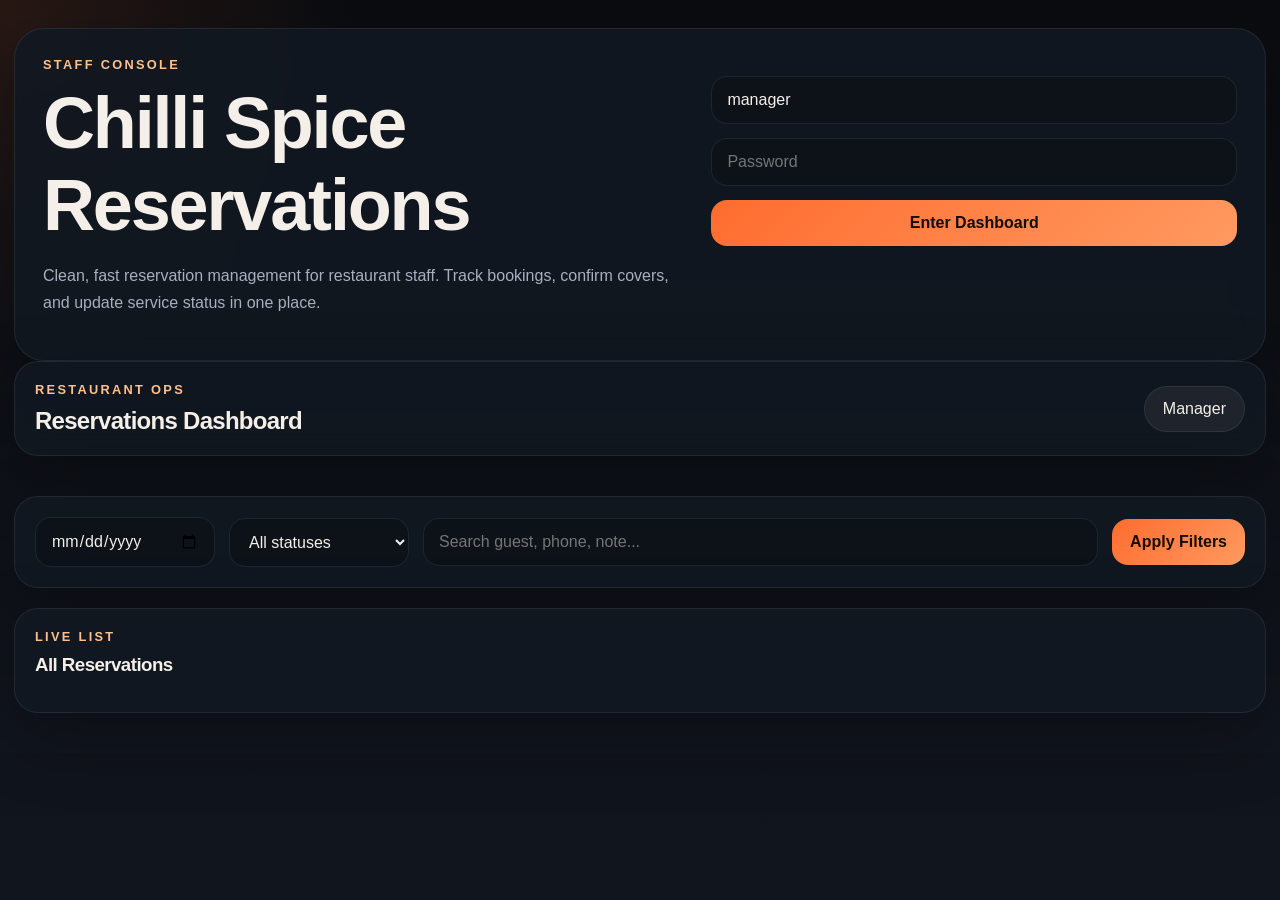
<file: frontend/admin.html>
<!DOCTYPE html>
<html lang="en">
  <head>
    <meta charset="UTF-8" />
    <meta name="viewport" content="width=device-width, initial-scale=1.0" />
    <title>Chilli Spice Staff Dashboard</title>
    <link rel="stylesheet" href="./admin.css" />
  </head>
  <body>
    <main class="admin-shell">
      <section class="login-panel" id="loginPanel">
        <div class="login-copy">
          <p class="eyebrow">Staff Console</p>
          <h1>Chilli Spice Reservations</h1>
          <p>
            Clean, fast reservation management for restaurant staff. Track bookings,
            confirm covers, and update service status in one place.
          </p>
        </div>
        <form id="adminForm" class="login-form">
          <input id="adminUsername" type="text" placeholder="Username" value="manager" required />
          <input id="adminPassword" type="password" placeholder="Password" required />
          <button type="submit">Enter Dashboard</button>
          <p id="adminStatus" class="status-text"></p>
        </form>
      </section>

      <section class="dashboard" id="dashboard" hidden>
        <header class="dashboard-header">
          <div>
            <p class="eyebrow">Restaurant Ops</p>
            <h2>Reservations Dashboard</h2>
          </div>
          <div class="dashboard-user">
            <span id="userBadge">Manager</span>
          </div>
        </header>

        <section class="summary-grid" id="summaryGrid"></section>

        <section class="toolbar">
          <input id="filterDate" type="date" />
          <select id="filterStatus">
            <option value="all">All statuses</option>
          </select>
          <input id="filterQuery" type="text" placeholder="Search guest, phone, note..." />
          <button id="applyFiltersBtn" type="button">Apply Filters</button>
        </section>

        <section class="table-card">
          <div class="table-head">
            <div>
              <p class="eyebrow">Live List</p>
              <h3>All Reservations</h3>
            </div>
            <p id="tableMeta" class="table-meta"></p>
          </div>
          <div id="reservationTable" class="reservation-table"></div>
        </section>
      </section>
    </main>
    <script src="./admin.js"></script>
  </body>
  </html>
</file>
<file: frontend/admin.css>
:root {
  --bg: #0b0d11;
  --panel: #131821;
  --panel-2: #191f2a;
  --line: rgba(255, 255, 255, 0.08);
  --text: #f4efe8;
  --muted: #a8b0bf;
  --accent: #ff6c2f;
  --accent-2: #ffc08c;
  --success: #7ae6ae;
  --danger: #ff7d7d;
}

* {
  box-sizing: border-box;
}

html,
body {
  margin: 0;
  min-height: 100%;
  background:
    radial-gradient(circle at top left, rgba(255, 108, 47, 0.12), transparent 24%),
    linear-gradient(180deg, #0a0c10 0%, #11151d 100%);
  color: var(--text);
  font-family: "Avenir Next", "Segoe UI", sans-serif;
}

button,
input,
textarea,
select {
  font: inherit;
}

.admin-shell {
  width: min(1440px, calc(100% - 28px));
  margin: 0 auto;
  padding: 28px 0 40px;
}

.login-panel,
.table-card,
.summary-card,
.toolbar,
.dashboard-header,
.panel-like {
  border: 1px solid var(--line);
  background: rgba(18, 24, 33, 0.88);
  box-shadow: 0 24px 70px rgba(0, 0, 0, 0.28);
  backdrop-filter: blur(14px);
}

.login-panel {
  display: grid;
  grid-template-columns: 1.1fr 0.9fr;
  gap: 26px;
  padding: 28px;
  border-radius: 30px;
}

.eyebrow {
  margin: 0 0 10px;
  font-size: 0.8rem;
  letter-spacing: 0.18em;
  text-transform: uppercase;
  color: var(--accent-2);
  font-weight: 700;
}

.login-copy h1,
.dashboard-header h2,
.table-head h3 {
  margin: 0;
  letter-spacing: -0.03em;
}

.login-copy h1 {
  font-size: clamp(2.6rem, 6vw, 4.5rem);
}

.login-copy p:last-child,
.table-meta {
  color: var(--muted);
  line-height: 1.7;
}

.login-form,
.toolbar {
  display: grid;
  gap: 14px;
}

.login-form {
  align-content: center;
}

.dashboard {
  display: grid;
  gap: 20px;
}

.dashboard-header,
.toolbar,
.table-card {
  padding: 20px;
  border-radius: 24px;
}

.dashboard-header {
  display: flex;
  justify-content: space-between;
  align-items: center;
}

.dashboard-user span {
  display: inline-flex;
  align-items: center;
  min-height: 46px;
  padding: 0 18px;
  border-radius: 999px;
  background: rgba(255, 255, 255, 0.06);
  border: 1px solid var(--line);
}

.summary-grid {
  display: grid;
  grid-template-columns: repeat(5, minmax(0, 1fr));
  gap: 16px;
}

.summary-card {
  padding: 18px;
  border-radius: 22px;
}

.summary-card span {
  display: block;
  margin-bottom: 8px;
  font-size: 2rem;
  font-weight: 800;
}

.summary-card p {
  margin: 0;
  color: var(--muted);
}

.toolbar {
  grid-template-columns: 180px 180px 1fr auto;
  align-items: center;
}

.table-head {
  display: flex;
  justify-content: space-between;
  gap: 16px;
  align-items: center;
  margin-bottom: 16px;
}

.reservation-table {
  overflow-x: auto;
}

table {
  width: 100%;
  border-collapse: collapse;
}

th,
td {
  padding: 14px 12px;
  border-bottom: 1px solid var(--line);
  vertical-align: top;
  text-align: left;
}

td strong,
td span {
  display: block;
}

td span {
  margin-top: 4px;
  color: var(--muted);
  font-size: 0.92rem;
}

input,
textarea,
select {
  width: 100%;
  padding: 14px 15px;
  border-radius: 16px;
  border: 1px solid var(--line);
  background: #0d1219;
  color: var(--text);
}

button {
  padding: 14px 18px;
  border-radius: 16px;
  border: 0;
  background: linear-gradient(135deg, var(--accent) 0%, #ff9a60 100%);
  color: #130b07;
  font-weight: 800;
  cursor: pointer;
}

.save-note-btn {
  margin-top: 8px;
  width: 100%;
}

.delete-row-btn {
  width: 100%;
  margin-top: 8px;
  background: linear-gradient(135deg, #3a1010 0%, #8e1e1e 100%);
  color: #fff3f3;
}

.status-text {
  min-height: 22px;
  color: var(--success);
}

.status-text[data-error="true"] {
  color: var(--danger);
}

.empty-state {
  padding: 36px 20px;
  border-radius: 18px;
  background: rgba(255, 255, 255, 0.04);
  color: var(--muted);
  text-align: center;
}

@media (max-width: 1100px) {
  .login-panel,
  .summary-grid,
  .toolbar {
    grid-template-columns: 1fr;
  }
}
</file>
